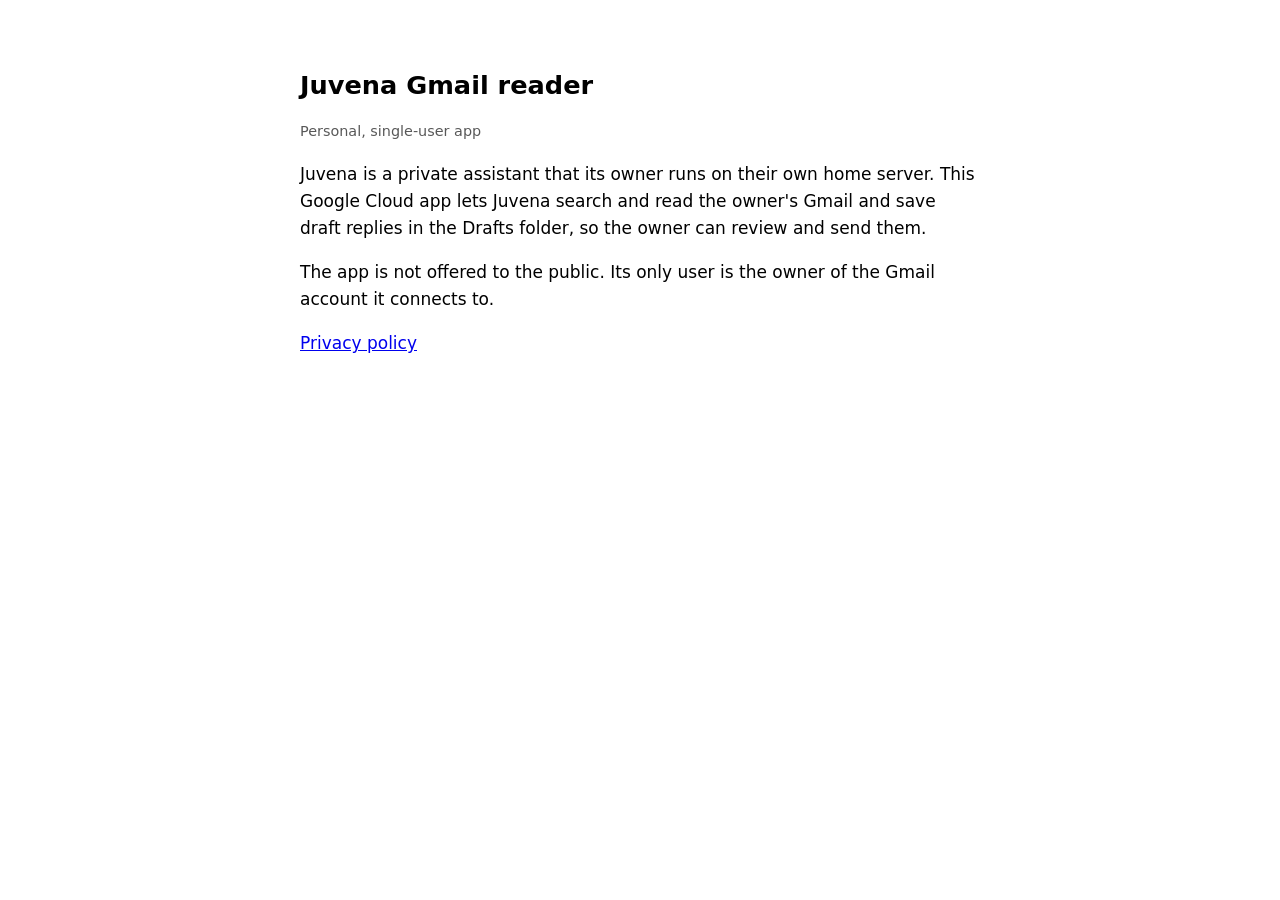
<file: index.html>
<!doctype html>
<html lang="en">
<head>
<meta charset="utf-8">
<meta name="viewport" content="width=device-width, initial-scale=1">
<title>Juvena Gmail reader</title>
<link rel="stylesheet" href="style.css">
</head>
<body>
<h1>Juvena Gmail reader</h1>
<p class="muted">Personal, single-user app</p>
<p>Juvena is a private assistant that its owner runs on their own home server. This Google Cloud app lets Juvena search and read the owner's Gmail and save draft replies in the Drafts folder, so the owner can review and send them.</p>
<p>The app is not offered to the public. Its only user is the owner of the Gmail account it connects to.</p>
<p><a href="privacy.html">Privacy policy</a></p>
</body>
</html>
</file>
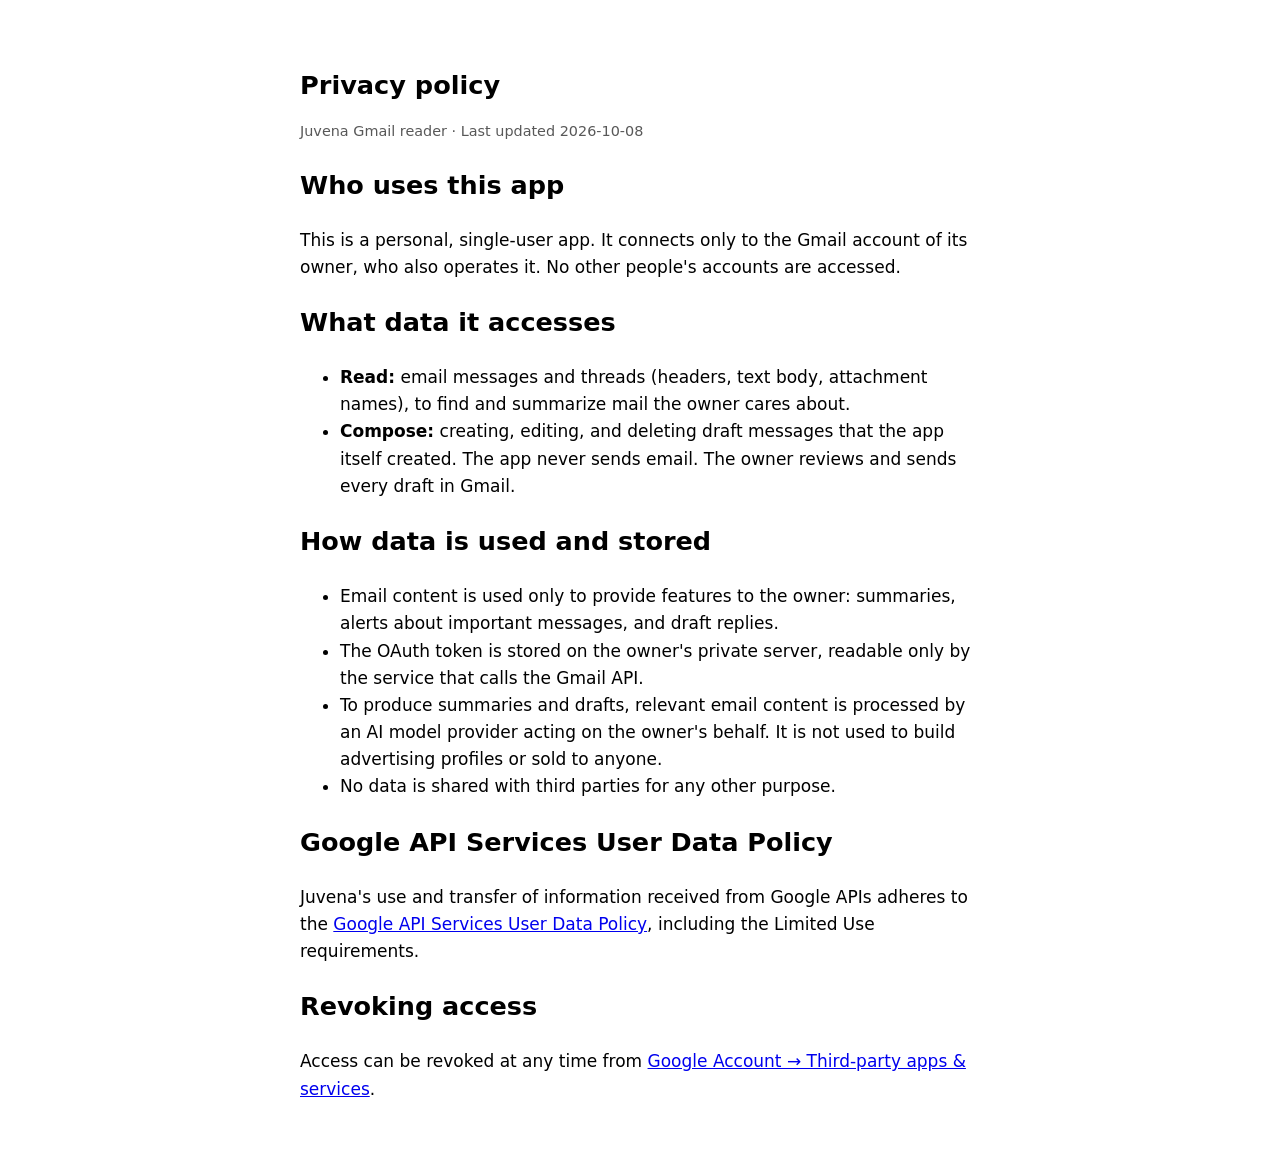
<file: privacy.html>
<!doctype html>
<html lang="en">
<head>
<meta charset="utf-8">
<meta name="viewport" content="width=device-width, initial-scale=1">
<title>Juvena privacy policy</title>
<link rel="stylesheet" href="style.css">
</head>
<body>
<h1>Privacy policy</h1>
<p class="muted">Juvena Gmail reader · Last updated 2026-10-08</p>

<h2>Who uses this app</h2>
<p>This is a personal, single-user app. It connects only to the Gmail account of its owner, who also operates it. No other people's accounts are accessed.</p>

<h2>What data it accesses</h2>
<ul>
  <li><strong>Read:</strong> email messages and threads (headers, text body, attachment names), to find and summarize mail the owner cares about.</li>
  <li><strong>Compose:</strong> creating, editing, and deleting draft messages that the app itself created. The app never sends email. The owner reviews and sends every draft in Gmail.</li>
</ul>

<h2>How data is used and stored</h2>
<ul>
  <li>Email content is used only to provide features to the owner: summaries, alerts about important messages, and draft replies.</li>
  <li>The OAuth token is stored on the owner's private server, readable only by the service that calls the Gmail API.</li>
  <li>To produce summaries and drafts, relevant email content is processed by an AI model provider acting on the owner's behalf. It is not used to build advertising profiles or sold to anyone.</li>
  <li>No data is shared with third parties for any other purpose.</li>
</ul>

<h2>Google API Services User Data Policy</h2>
<p>Juvena's use and transfer of information received from Google APIs adheres to the <a href="https://developers.google.com/terms/api-services-user-data-policy">Google API Services User Data Policy</a>, including the Limited Use requirements.</p>

<h2>Revoking access</h2>
<p>Access can be revoked at any time from <a href="https://myaccount.google.com/permissions">Google Account → Third-party apps &amp; services</a>.</p>
</body>
</html>
</file>
<file: style.css>
:root { color-scheme: light dark; }
body { font: 17px/1.6 system-ui, -apple-system, sans-serif; max-width: 680px; margin: 0 auto; padding: 48px 16px; background: Canvas; color: CanvasText; }
h1 { font-size: 1.6rem; margin-bottom: .25rem; }
.muted { opacity: .65; font-size: .9rem; }
a { color: LinkText; }
</file>
